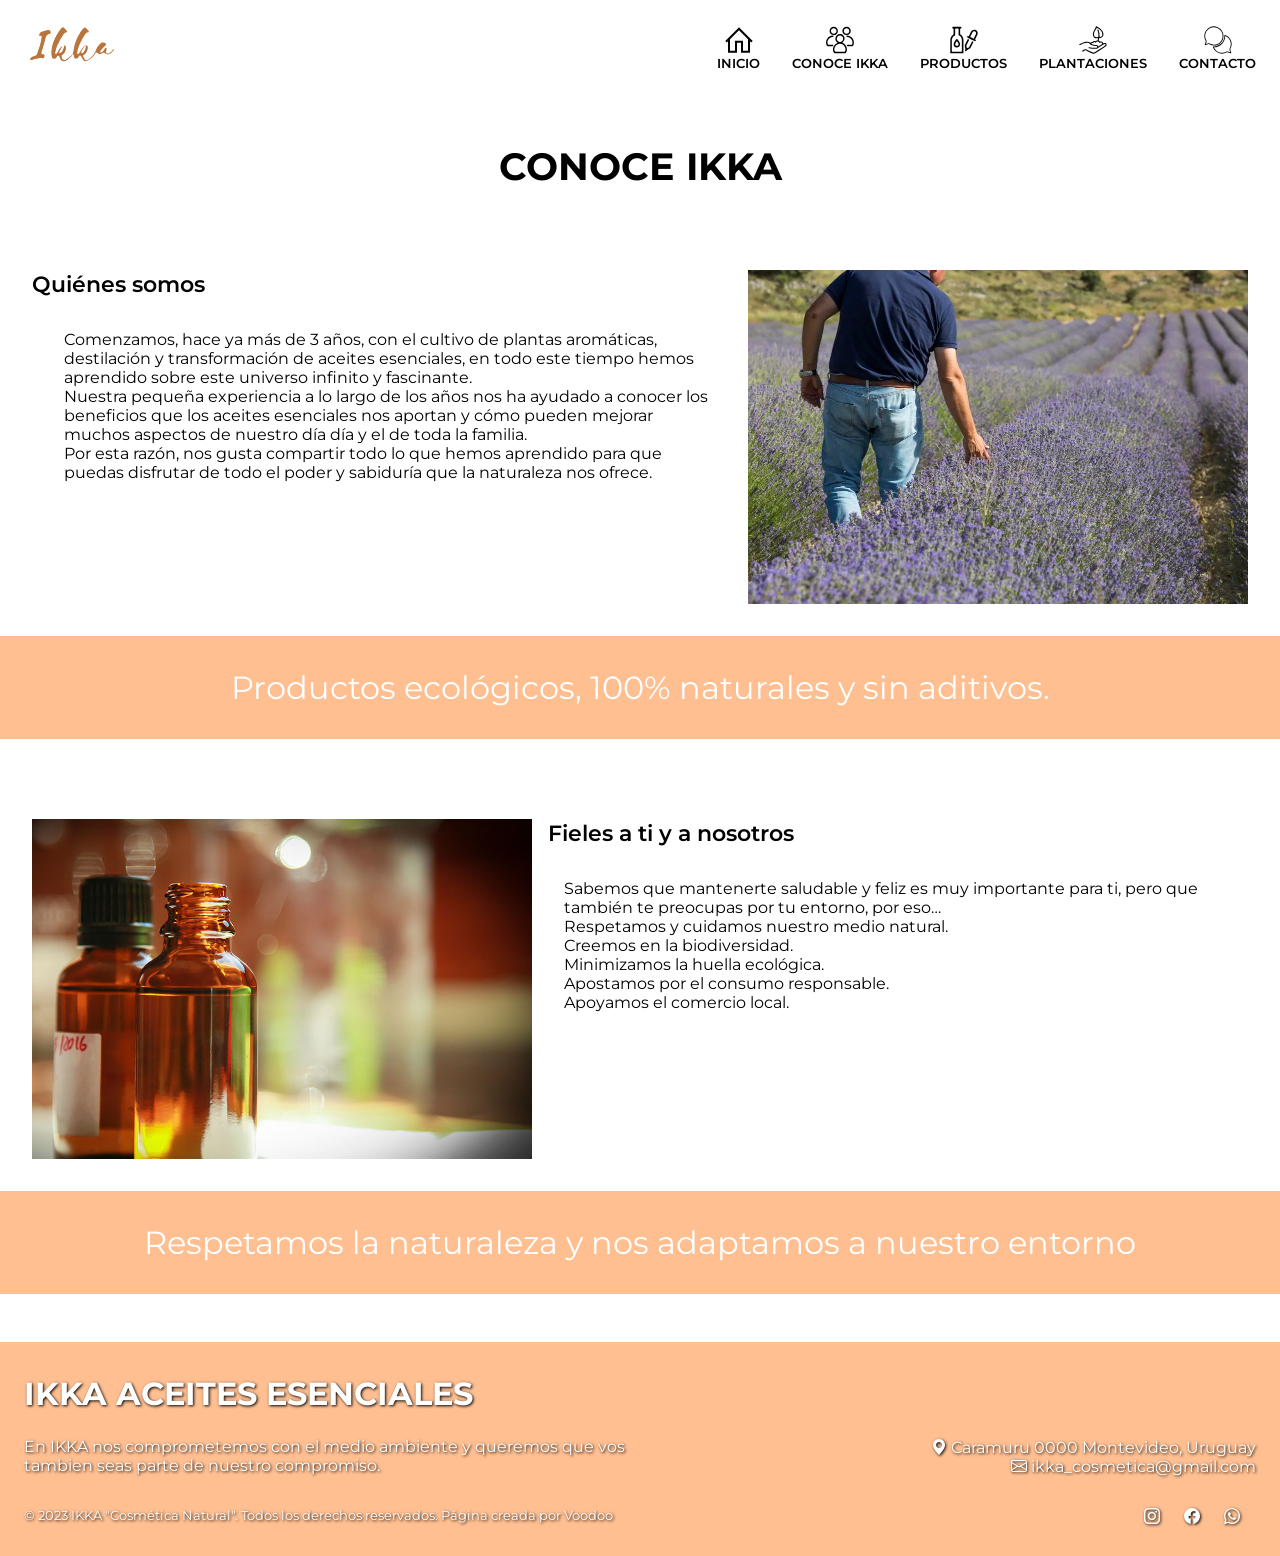
<file: pages/conoce-ikka.html>
<html lang="en">
<head>
    <meta charset="UTF-8">
    <meta name="viewport" content="width=device-width, initial-scale=1.0">
    <title>Conoce IKKA - IKKA </title>
    <link rel="shortcut icon" href="../asset/img/Logo Ikka.svg" type="image/x-icon">
    <meta name="description" content="Conoce quienes somos y visita nuestra granja de producción">
    <meta name="keywords" content="aceites, esenciales, lavanda, aloe, sensible, piel, cuidado, familia, ecologicos, productores">
    <meta name="author" content="Diego Fernández">
    <meta name="copyright" content="IKKA S.A">

    
    <meta property="og:title" content="IKKA">
    <meta property="og:site_name" content= "IKKA - Aceites Esenciales">
    <meta property="og:url" content="https://diego-coder-22.github.io/ikka-43055/pages/conoce-ikka.html">
    <meta property="og:description" content="Visitá nuestra granja Ecológica. Conocer nuestra historia tambien nos acerca un poco a conectar mas con nuestros clientes".>
    <meta property="og:type" content=website>
    <meta property="og:image" content="https://images.unsplash.com/photo-1474692321929-4d0c27302b7e?ixlib=rb-4.0.3&ixid=M3wxMjA3fDB8MHxzZWFyY2h8MTd8fGFjZWl0ZXMlMjBlc2VuY2lhbGVzfGVufDB8fDB8fHww&auto=format&fit=crop&w=500&q=60">
    <link rel="stylesheet" href="../scss/estilo.css">
</head>
<body>
    <header class="header">
        <div>
            <a href="../index.html"><img class="logo" src="../asset/img/Logo Ikka.svg" alt="logo"></a>
        </div>
        <nav class="class-menu">
            <input type="checkbox" id="check">    
            <label for="check" class="checkbtn">
                <i class="menu-icon"><img src="../asset/img/menú-burger.svg" alt="Menu-Burger"></i>
            </label>
            <ul class="menu-list">
                <li class="menu-item">
                    <a href="../index.html"><img class="logo-li" src="../asset/img/home.svg" alt="home">INICIO</a></li>
                <li class="menu-item">
                    <a href="#"><img class="logo-li" src="../asset/img/about-us.svg" alt="conoce-ikka"> CONOCE IKKA</a></li>
                <li class="menu-item">
                    <a href="./productos.html"><img class="logo-li" src="../asset/img/productos.svg" alt="productos">PRODUCTOS</a></li>
                <li class="menu-item">
                    <a href="./plantaciones.html"><img class="logo-li" src="../asset/img/plantacion.svg" alt="plantaciones">PLANTACIONES</a></li>
                <li class="menu-item">
                    <a href="./contacto.html"><img class="logo-li" src="../asset/img/contacto.svg" alt="contacto">CONTACTO</a></li>
            </ul>
        </nav>
    </header>
    <main>
        <div class="about-top">
            <h2>CONOCE IKKA</h2>
        </div>
        <section class="about-us">
            <div>
                <h3>Quiénes somos</h3>
                <p>Comenzamos, hace ya más de 3 años, con el cultivo de plantas aromáticas, destilación y transformación de aceites esenciales, en todo este tiempo hemos aprendido sobre este universo infinito y fascinante. <br>
Nuestra pequeña experiencia a lo largo de los años nos ha ayudado a conocer los beneficios que los aceites esenciales nos aportan y cómo pueden mejorar muchos aspectos de nuestro día día y el de toda la familia. <br>
Por esta razón, nos gusta compartir todo lo que hemos aprendido para que puedas disfrutar de todo el poder y sabiduría que la naturaleza nos ofrece.</p>
            </div>
            <div>
                <img class="quienes-somos-img" src="../asset/img/about us.jpg" alt="quienes somos">
            </div>
        </section>
        <section>
            <div class="main-bootom">
            <p>Productos ecológicos, 100% naturales y sin aditivos.</p>
            </div>
        </section>
        <section class="nosotros">
            <div>
                <img class="nosotros-img" src="../asset/img/NOSOTROS5.jpg" alt="nosotros">
            </div>
            <div>
                <h3>Fieles a ti y a nosotros</h3>
                <p>Sabemos que mantenerte saludable y feliz es muy importante para ti, pero que también te preocupas por tu entorno, por eso… <br> Respetamos y cuidamos nuestro medio natural. <br> Creemos en la biodiversidad. <br> Minimizamos la huella ecológica. <br> Apostamos por el consumo responsable. <br> Apoyamos el comercio local.</p>
            </div>
        </section>
        <section>
            <div class="main-bootom">
                <p>Respetamos la naturaleza y nos adaptamos a nuestro entorno</p>
            </div>
        </section>
    </main>
    <footer>
        <div class="footer">
            <div class="footer-top">
                <div>
                    <h4>IKKA ACEITES ESENCIALES</h4>
                    <p>En IKKA nos comprometemos con el medio ambiente y queremos que vos tambien seas parte de nuestro compromiso.</p>
                </div>
                <div class="adress">
                    <p><a href="https://www.google.es/maps/place/50000+Salto,+Departamento+de+Salto,+Uruguay/@-31.3905751,-57.9798871,13z/data=!3m1!4b1!4m6!3m5!1s0x95addd27e22982a9:0x68fc0fac8ca73bc7!8m2!3d-31.3879469!4d-57.961187!16zL20vMDZ4azg5?entry=ttu" target="_blank"><i class="bi bi-geo-alt-fill"></i></a> Caramuru 0000 Montevideo, Uruguay</p>
                    <p><a href="https://mail.google.com/mail/u/0/#inbox?compose=CllgCJZXhnWjxBjjBcmdzlWhxwNGSKFhwtbKPXbWKdpFPSXcggbGnSBKJlQkbRbHgpmcfGHNWrL" target="_blank"><i class="bi bi-envelope"></i></a> ikka_cosmetica@gmail.com</p>
                </div>
            </div>
            <div class="footer-bottom">
                <p>© 2023 IKKA "Cosmética Natural". Todos los derechos reservados. <a href="../pages/error404.html" target="_blank"> Página creada por Voodoo</a></p>
                <div class="icons">
                    <a href="https://www.instagram.com/" target="_blank"><i class="bi bi-instagram"></i></a>
                    <a href="https://www.facebook.com/" target="_blank"><i class="bi bi-facebook"></i></a>
                    <a href="https://web.whatsapp.com/" target="_blank"><i class="bi bi-whatsapp"></i></a>
                </div>
            </div>
        </div>
    </footer>
</body>
</file>
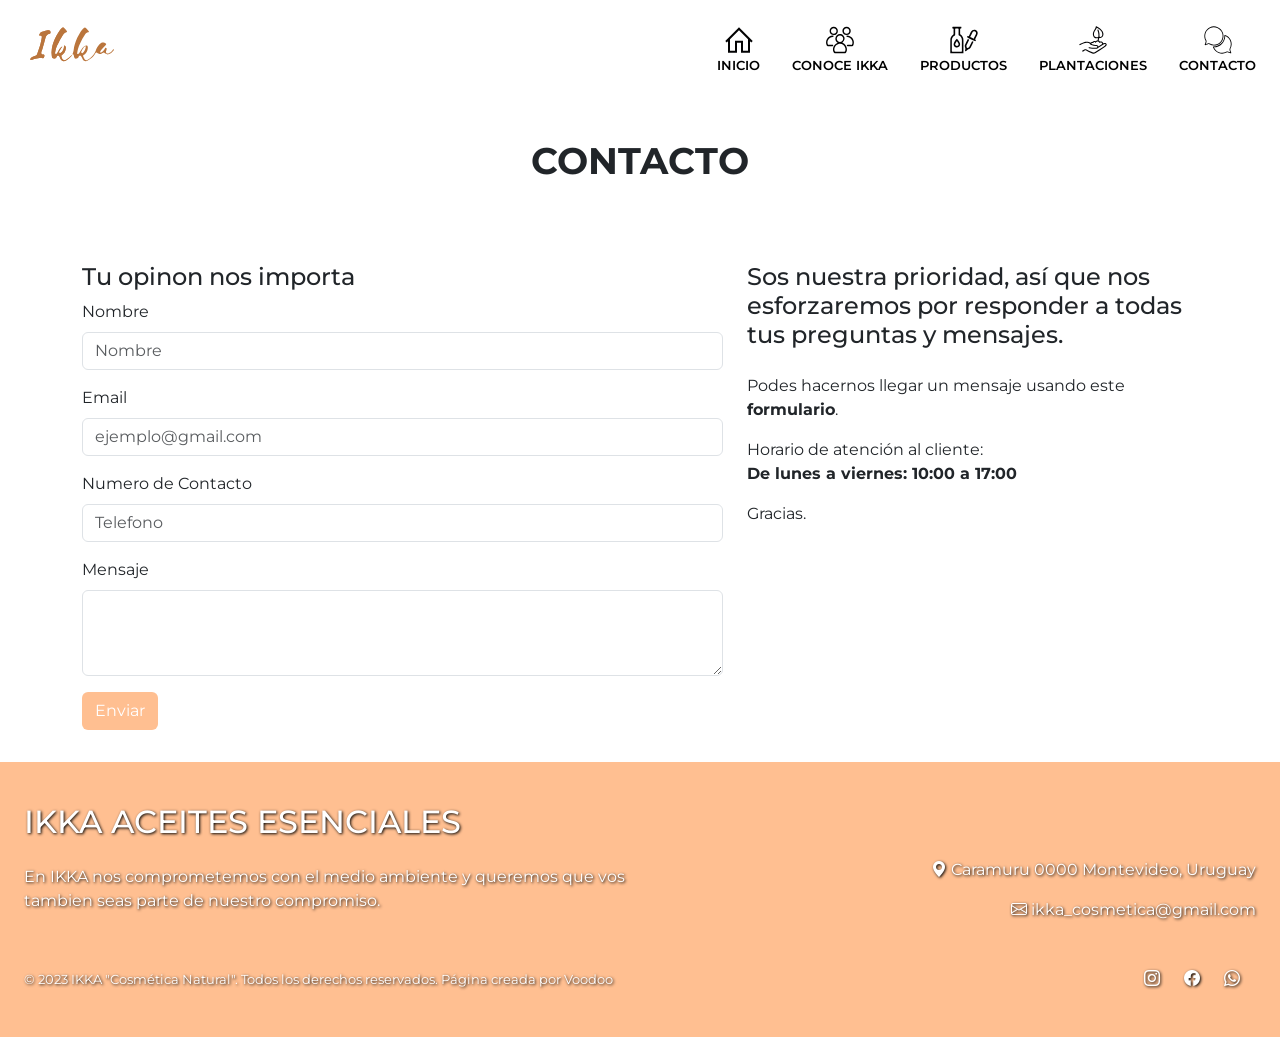
<file: pages/contacto.html>
<html lang="en">
<head>
    <meta charset="UTF-8">
    <meta name="viewport" content="width=device-width, initial-scale=1.0">
    <title>Contacto - IKKA </title>
    <link rel="shortcut icon" href="../asset/img/Logo Ikka.svg" type="image/x-icon">
    <meta name="description" content="Tu opinion nos importa, dejanos un mensaje o llamanos">
    <meta name="keywords" content="aceites, esenciales, lavanda, aloe, sensible, piel, cuidado, familia">
    <meta name="author" content="Diego Fernández">
    <meta name="copyright" content="IKKA S.A">

    
    <meta property="og:title" content="IKKA">
    <meta property="og:site_name" content="IKKA - Aceites Esenciales">
    <meta property="og:url" content="https://diego-coder-22.github.io/ikka-43055/pages/contacto.html">
    <meta property="og:description" content="Ikka tu opinión nos importa y es por ello que queremos saber que tienes para decirnos.">
    <meta property="og:type" content=website>
    <meta property="og:image" content="https://images.unsplash.com/photo-1486312338219-ce68d2c6f44d?ixlib=rb-4.0.3&ixid=M3wxMjA3fDB8MHxzZWFyY2h8MjN8fGNvbmVjdHxlbnwwfHwwfHx8MA%3D%3D&auto=format&fit=crop&w=500&q=60">
    <link href="https://cdn.jsdelivr.net/npm/bootstrap@5.3.1/dist/css/bootstrap.min.css" rel="stylesheet" integrity="sha384-4bw+/aepP/YC94hEpVNVgiZdgIC5+VKNBQNGCHeKRQN+PtmoHDEXuppvnDJzQIu9" crossorigin="anonymous">
    <link rel="stylesheet" href="../scss/estilo.css">
</head>
<body>
    <header class="header">
        <div>
            <a href="../index.html"><img class="logo" src="../asset/img/Logo Ikka.svg" alt="logo"></a>
        </div>
        <nav class="class-menu">
            <input type="checkbox" id="check">    
            <label for="check" class="checkbtn">
                <i class="menu-icon"><img src="../asset/img/menú-burger.svg" alt="Menu-Burger"></i>
            </label>
            <ul class="menu-list">
                <li class="menu-item">
                    <a href="../index.html"><img class="logo-li" src="../asset/img/home.svg" alt="home">INICIO</a></li>
                <li class="menu-item">
                    <a href="./conoce-ikka.html"><img class="logo-li" src="../asset/img/about-us.svg" alt="conoce-ikka"> CONOCE IKKA</a></li>
                <li class="menu-item">
                    <a href="./productos.html"><img class="logo-li" src="../asset/img/productos.svg" alt="productos">PRODUCTOS</a></li>
                <li class="menu-item">
                    <a href="./plantaciones.html"><img class="logo-li" src="../asset/img/plantacion.svg" alt="plantaciones">PLANTACIONES</a></li>
                <li class="menu-item">
                    <a href="#"><img class="logo-li" src="../asset/img/contacto.svg" alt="contacto">CONTACTO</a></li>
            </ul>
        </nav>
    </header>
    <main>
        <div class="contacto-top">
            <h2>CONTACTO</h2>
        </div>
        <section class="contacto">
            <div class="container">
                <div class="row">
                    <div class="col-md-7">
                        <h4>Tu opinon nos importa</h4>
                        <div class="mb-3">
                            <label for="formGroupExampleInput" class="form-label">Nombre</label>
                            <input type="text" class="form-control" id="formGroupExampleInput" placeholder="Nombre">
                        </div>
                        <div class="mb-3">
                            <label for="formGroupExampleInput2" class="form-label">Email</label>
                            <input type="text" class="form-control" id="formGroupExampleInput2" placeholder="ejemplo@gmail.com">
                        </div>
                        <div class="mb-3">
                            <label for="formGroupExampleInput2" class="form-label">Numero de Contacto</label>
                            <input type="text" class="form-control" id="formGroupExampleInput2" placeholder="Telefono">
                        </div>
                        <div class="mb-3">
                            <label for="exampleFormControlTextarea1" class="form-label">Mensaje</label>
                            <textarea class="form-control" id="exampleFormControlTextarea1" rows="3"></textarea>
                        </div>
                        <a href="../pages/error404.html" class="btn">Enviar</a>
                    </div>
                    <div class="col-md-5 ">
                        <h4>Sos nuestra prioridad, así que nos esforzaremos por responder a todas tus preguntas y mensajes.</h4>
                        <div class="mt-4">
                            <div class="d-flex">
                                <p >Podes hacernos llegar un mensaje usando este <strong>formulario</strong>.</p>
                            </div>
                        <div class="d-flex">
                            <p>Horario de atención al cliente: <br>
                                <strong>De lunes a viernes: 10:00 a 17:00</strong></p>
                        </div>
                        <div class="d-flex">
                            <p>Gracias.</p>
                        </div>
                    </div>
                </div>
            </div>
        </section>
    <footer>
            <div class="footer">
                <div class="footer-top">
                    <div>
                        <h4>IKKA ACEITES ESENCIALES</h4>
                        <p>En IKKA nos comprometemos con el medio ambiente y queremos que vos tambien seas parte de nuestro compromiso.</p>
                    </div>
                    <div class="adress">
                        <p><a href="https://www.google.es/maps/place/50000+Salto,+Departamento+de+Salto,+Uruguay/@-31.3905751,-57.9798871,13z/data=!3m1!4b1!4m6!3m5!1s0x95addd27e22982a9:0x68fc0fac8ca73bc7!8m2!3d-31.3879469!4d-57.961187!16zL20vMDZ4azg5?entry=ttu" target="_blank"><i class="bi bi-geo-alt-fill"></i></a> Caramuru 0000 Montevideo, Uruguay</p>
                        <p><a href="https://mail.google.com/mail/u/0/#inbox?compose=CllgCJZXhnWjxBjjBcmdzlWhxwNGSKFhwtbKPXbWKdpFPSXcggbGnSBKJlQkbRbHgpmcfGHNWrL" target="_blank"><i class="bi bi-envelope"></i></a> ikka_cosmetica@gmail.com</p>
                    </div>
                </div>
                <div class="footer-bottom">
                    <p>© 2023 IKKA "Cosmética Natural". Todos los derechos reservados. <a href="../pages/error404.html" target="_blank"> Página creada por Voodoo</a></p>
                    <div class="icons">
                        <a href="https://www.instagram.com/" target="_blank"><i class="bi bi-instagram"></i></a>
                        <a href="https://www.facebook.com/" target="_blank"><i class="bi bi-facebook"></i></a>
                        <a href="https://web.whatsapp.com/" target="_blank"><i class="bi bi-whatsapp"></i></a>
                    </div>
                </div>
            </div>
    </footer>
</body>
</file>
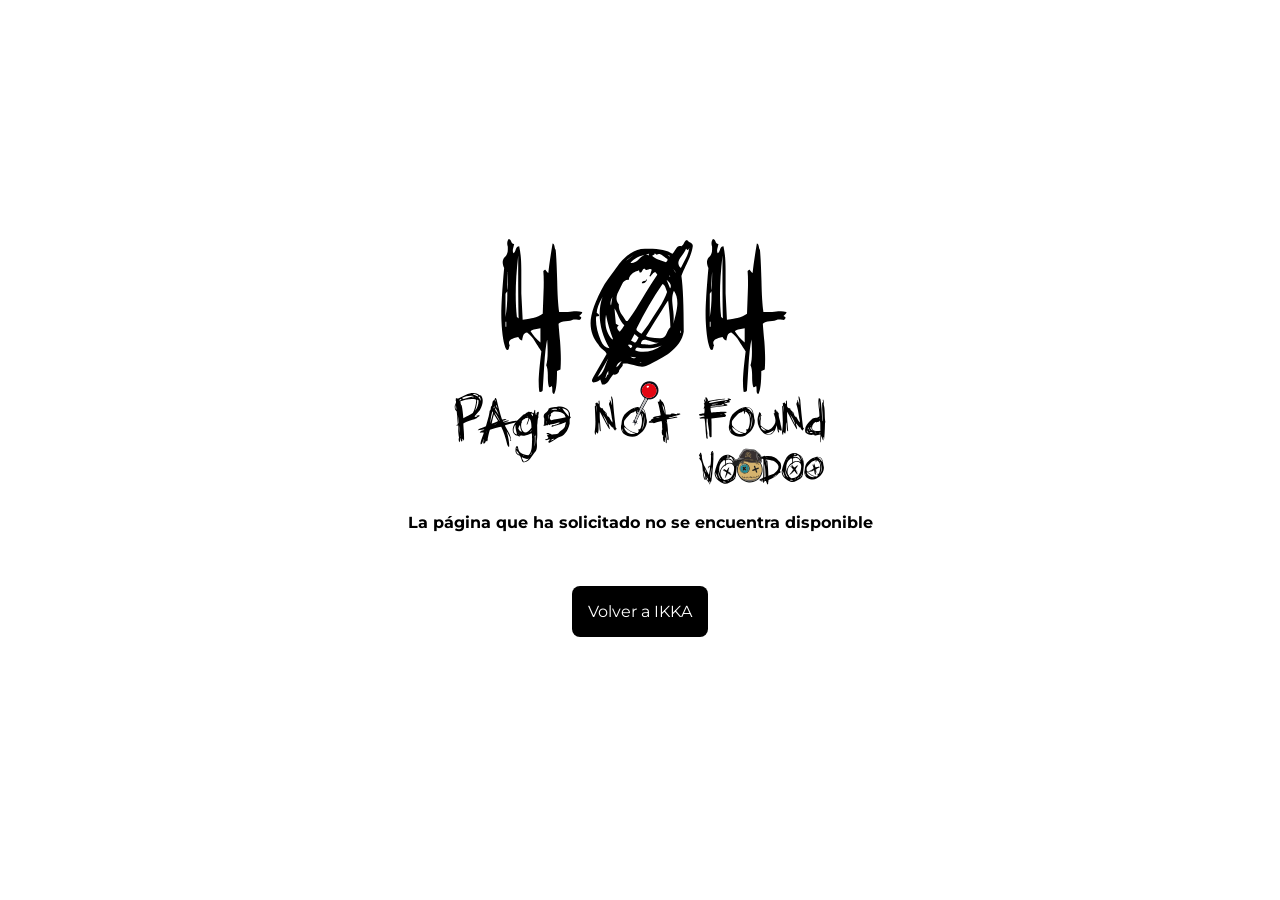
<file: pages/error404.html>
<!DOCTYPE html>
<html lang="en">

<head>
    <meta charset="UTF-8">
    <meta name="viewport" content="width=device-width, initial-scale=1.0">
    <title>Document</title>
    <link rel="stylesheet" href="../scss/estilo.css">
    <link rel="preconnect" href="https://fonts.googleapis.com">
    <link rel="preconnect" href="https://fonts.gstatic.com" crossorigin>
    <link href="https://fonts.googleapis.com/css2?family=Open+Sans:wght@400;600&display=swap" rel="stylesheet">
</head>
<body class="body-404">
    <div class="container-404">
        <img class="img-404" src="../asset/img/404.svg" alt="error-404">
        <h1>La página que ha solicitado no se encuentra disponible</h1>
        <a href="../index.html"class="btn-404">Volver a IKKA</a>
    </div>
    </div>
</body>
</html>
</file>
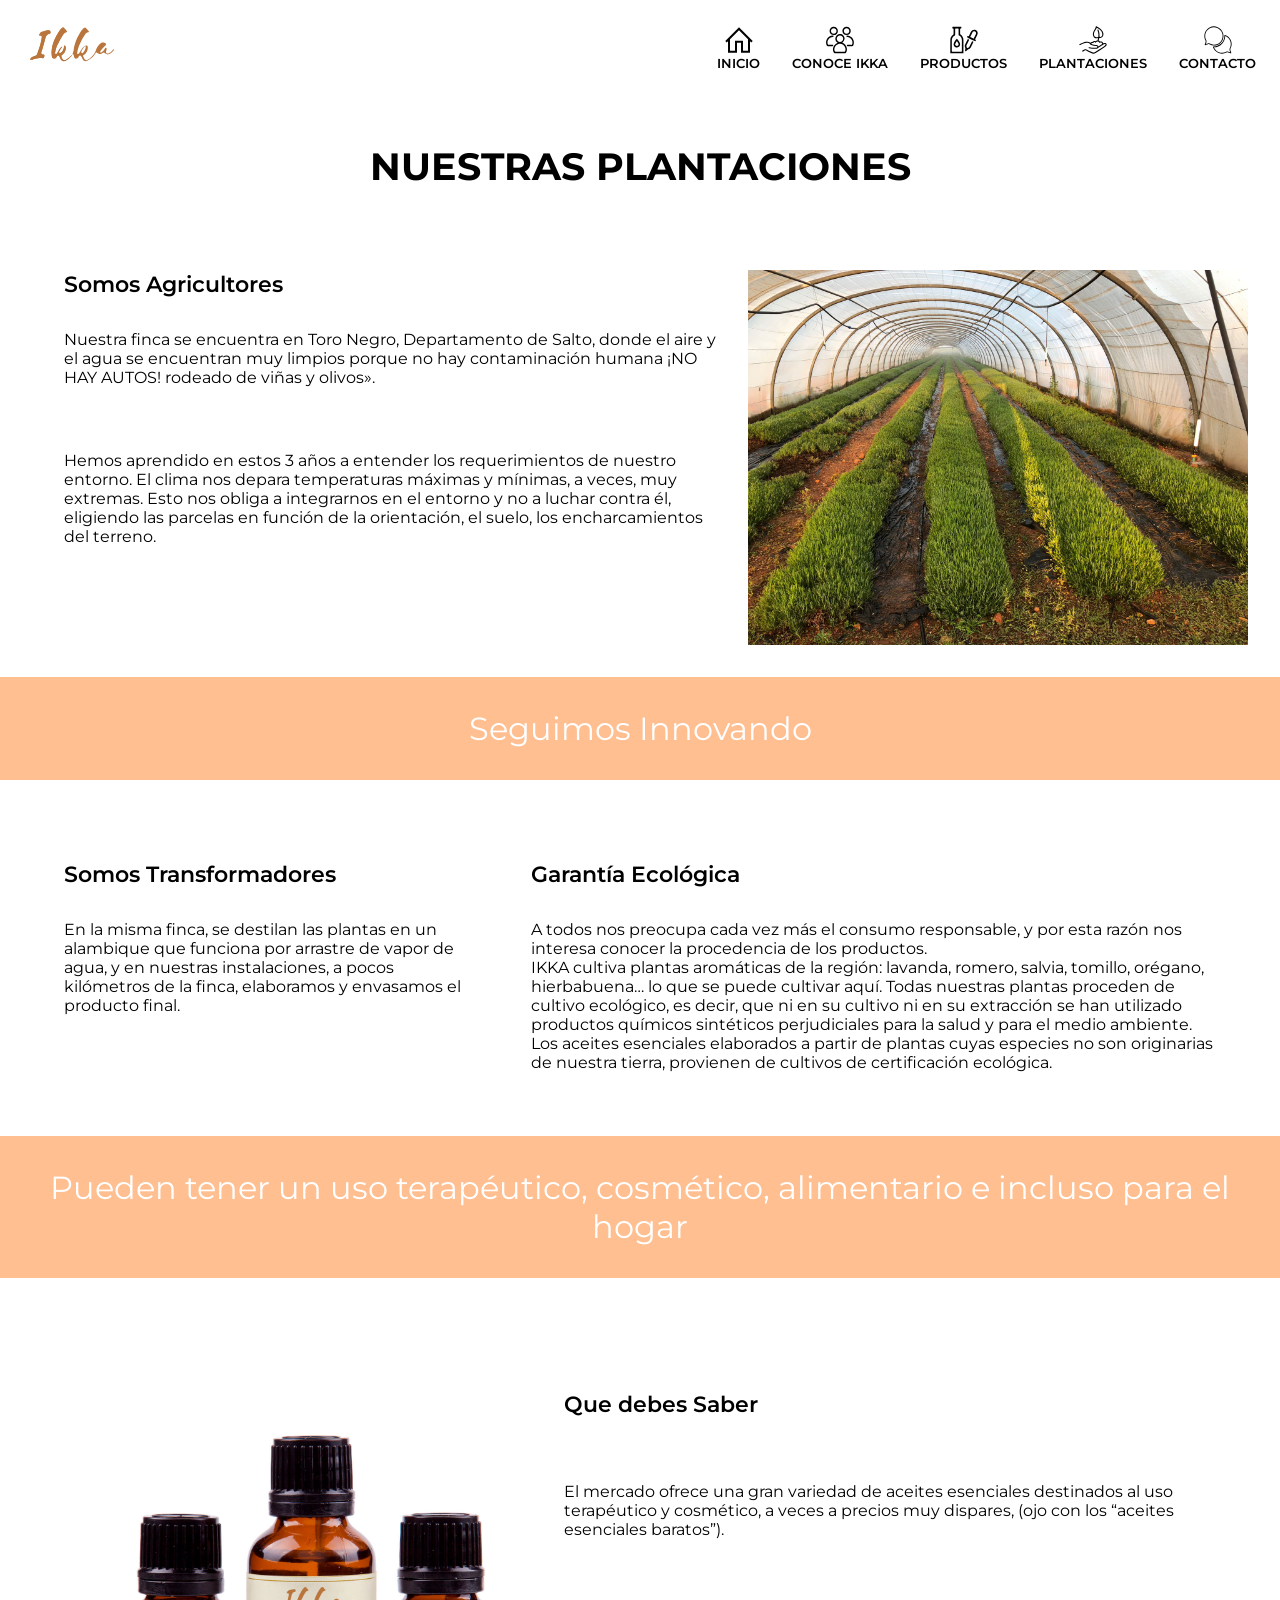
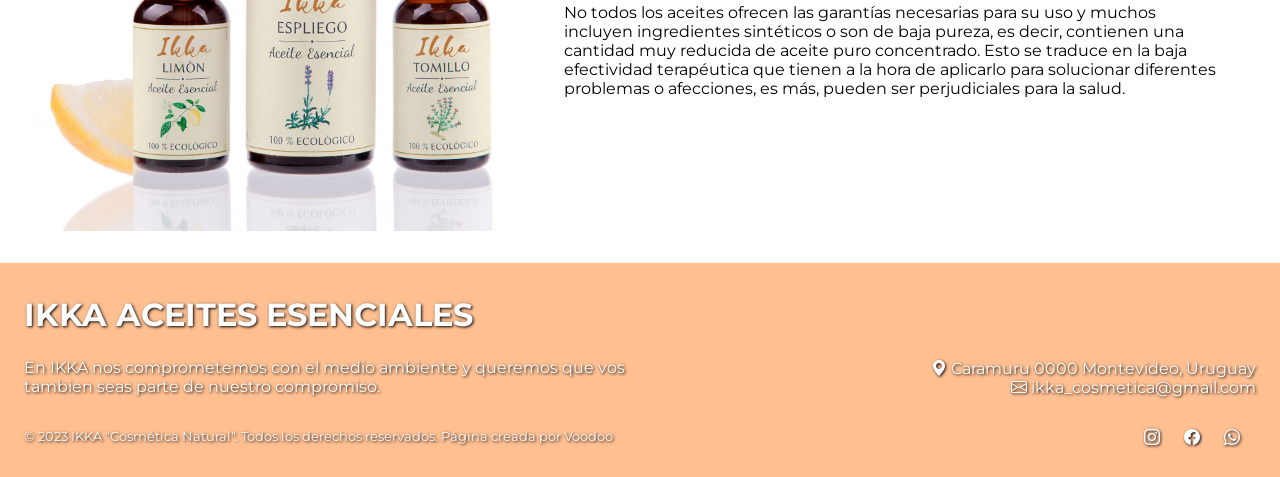
<file: pages/plantaciones.html>
<html lang="en">
<head>
    <meta charset="UTF-8">
    <meta name="viewport" content="width=device-width, initial-scale=1.0">
    <title>Plantaciones - IKKA </title>
    <link rel="shortcut icon" href="../asset/img/Logo Ikka.svg" type="image/x-icon">
    <meta name="description" content="Somos productores Ecologicos, cuidamos tu piel y tambien el Medio Ambiente">
    <meta name="keywords" content="aceites, esenciales, lavanda, aloe, sensible, piel, cuidado, familia, productores, ecologicos">
    <meta name="author" content="Diego Fernández">
    <meta name="copyright" content="IKKA S.A">
    
    <meta property="og:title" content="IKKA">
    <meta property="og:site_name" content="IKKA - Aceites Esenciales">
    <meta property="og:url" content="https://diego-coder-22.github.io/ikka-43055/pages/plantaciones.ht">
    <meta property="og:description" content="Somos Productores Ecológicos. Nos encanta cuidar el medio ambiente, nuestros ingredientes son de elaboración propia en nuestros campos 100% libre de quimicos y contaminación">
    <meta property="og:type" content=website>
    <meta property="og:image" content="https://images.unsplash.com/photo-1600759487717-62bbb608106e?ixlib=rb-4.0.3&ixid=M3wxMjA3fDB8MHxzZWFyY2h8OXx8bGF2YW5kYXxlbnwwfHwwfHx8MA%3D%3D&auto=format&fit=crop&w=500&q=60">
    <link rel="stylesheet" href="../scss/estilo.css">
</head>
<body>
    <header class="header">
        <div>
            <a href="../index.html"><img class="logo" src="../asset/img/Logo Ikka.svg" alt="logo"></a>
        </div>
        <nav class="class-menu">
            <input type="checkbox" id="check">    
            <label for="check" class="checkbtn">
                <i class="menu-icon"><img src="../asset/img/menú-burger.svg" alt="Menu-Burger"></i>
            </label>
            <ul class="menu-list">
                <li class="menu-item">
                    <a href="../index.html"><img class="logo-li" src="../asset/img/home.svg" alt="home">INICIO</a></li>
                <li class="menu-item">
                    <a href="./conoce-ikka.html"><img class="logo-li" src="../asset/img/about-us.svg" alt="conoce-ikka"> CONOCE IKKA</a></li>
                <li class="menu-item">
                    <a href="./productos.html"><img class="logo-li" src="../asset/img/productos.svg" alt="productos">PRODUCTOS</a></li>
                <li class="menu-item">
                    <a href="#"><img class="logo-li" src="../asset/img/plantacion.svg" alt="plantaciones">PLANTACIONES</a></li>
                <li class="menu-item">
                    <a href="./contacto.html"><img class="logo-li" src="../asset/img/contacto.svg" alt="contacto">CONTACTO</a></li>
            </ul>
        </nav>
    </header>
    <main>
        <div class="plantaciones-top">
            <h2>NUESTRAS PLANTACIONES</h2>
        </div>
        <section class="plantaciones">
            <div>
                <h3>Somos Agricultores</h3>
                <p>Nuestra finca se encuentra en Toro Negro, Departamento de Salto, donde el aire y el agua se encuentran muy limpios porque no hay contaminación humana ¡NO HAY AUTOS! rodeado de viñas y olivos».</p>
                <p>Hemos aprendido en estos 3 años a entender los requerimientos de nuestro entorno. El clima nos depara temperaturas máximas y mínimas, a veces, muy extremas. Esto nos obliga a integrarnos en el entorno y no a luchar contra él, eligiendo las parcelas en función de la orientación, el suelo, los encharcamientos del terreno.</p>
            </div>
            <div>
                <img class="plantaciones-img" src="../asset/img/plantacion.jpg" alt="plantacion">
            </div>
        </section>
        <section>
            <div class="main-bootom">
            <p>Seguimos Innovando</p>
            </div>
        </section>
        <section class="plantaciones">
            <div >
                <h4>Somos Transformadores</h4>
                <p>En la misma finca, se destilan las plantas en un alambique que funciona por arrastre de vapor de agua, y en nuestras instalaciones, a pocos kilómetros de la finca, elaboramos y envasamos el producto final.</p>
            </div>
            <div>
                <h5>Garantía Ecológica</h5>
                <p>A todos nos preocupa cada vez más el consumo responsable, y por esta razón nos interesa conocer la procedencia de los productos. <br>
                    IKKA cultiva plantas aromáticas de la región: lavanda, romero, salvia, tomillo, orégano, hierbabuena… lo que se puede cultivar aquí.  Todas nuestras plantas proceden de cultivo ecológico, es decir, que ni en su cultivo ni en su extracción se han utilizado productos químicos sintéticos perjudiciales para la salud y para el medio ambiente. <br>
                    Los aceites esenciales elaborados a partir de plantas cuyas especies no son originarias de nuestra tierra, provienen de cultivos de certificación ecológica.</p>
            </div>
        </section>
        <section>
            <div class="main-bootom">
            <p>Pueden tener un uso terapéutico, cosmético, alimentario e incluso para el hogar</p>
            </div>
        </section>
        <section class="plantaciones-bottom">
            <div>
                <img class="aceite-escencial-img" src="../asset/img/aceite-esencial-1.jpg" alt="aceite esencial">
            </div>
            <div class="plantaciones-botom-text">
                <h6>Que debes Saber</h6>
                <p>El mercado ofrece una gran variedad de aceites esenciales destinados al uso terapéutico y cosmético, a veces a  precios muy dispares, (ojo con los “aceites esenciales baratos”).</p>
                <p>No todos los aceites ofrecen las garantías necesarias para su uso y muchos incluyen ingredientes sintéticos o son de baja pureza, es decir, contienen una cantidad muy reducida de aceite puro concentrado. Esto se traduce en la baja efectividad terapéutica  que tienen a la hora de aplicarlo para solucionar diferentes problemas o afecciones, es más, pueden ser perjudiciales para la salud.</p>
            </div>
        </section>
    </main>
    <footer>
        <div class="footer">
            <div class="footer-top">
                <div>
                    <h4>IKKA ACEITES ESENCIALES</h4>
                    <p>En IKKA nos comprometemos con el medio ambiente y queremos que vos tambien seas parte de nuestro compromiso.</p>
                </div>
                <div class="adress">
                    <p><a href="https://www.google.es/maps/place/50000+Salto,+Departamento+de+Salto,+Uruguay/@-31.3905751,-57.9798871,13z/data=!3m1!4b1!4m6!3m5!1s0x95addd27e22982a9:0x68fc0fac8ca73bc7!8m2!3d-31.3879469!4d-57.961187!16zL20vMDZ4azg5?entry=ttu" target="_blank"><i class="bi bi-geo-alt-fill"></i></a> Caramuru 0000 Montevideo, Uruguay</p>
                    <p><a href="https://mail.google.com/mail/u/0/#inbox?compose=CllgCJZXhnWjxBjjBcmdzlWhxwNGSKFhwtbKPXbWKdpFPSXcggbGnSBKJlQkbRbHgpmcfGHNWrL" target="_blank"><i class="bi bi-envelope"></i></a> ikka_cosmetica@gmail.com</p>
                </div>
            </div>
            <div class="footer-bottom">
                <p>© 2023 IKKA "Cosmética Natural". Todos los derechos reservados. <a href="../pages/error404.html" target="_blank"> Página creada por Voodoo</a></p>
                <div class="icons">
                    <a href="https://www.instagram.com/" target="_blank"><i class="bi bi-instagram"></i></a>
                    <a href="https://www.facebook.com/" target="_blank"><i class="bi bi-facebook"></i></a>
                    <a href="https://web.whatsapp.com/" target="_blank"><i class="bi bi-whatsapp"></i></a>
                </div>
            </div>
        </div>
    </footer>
</body>
</file>
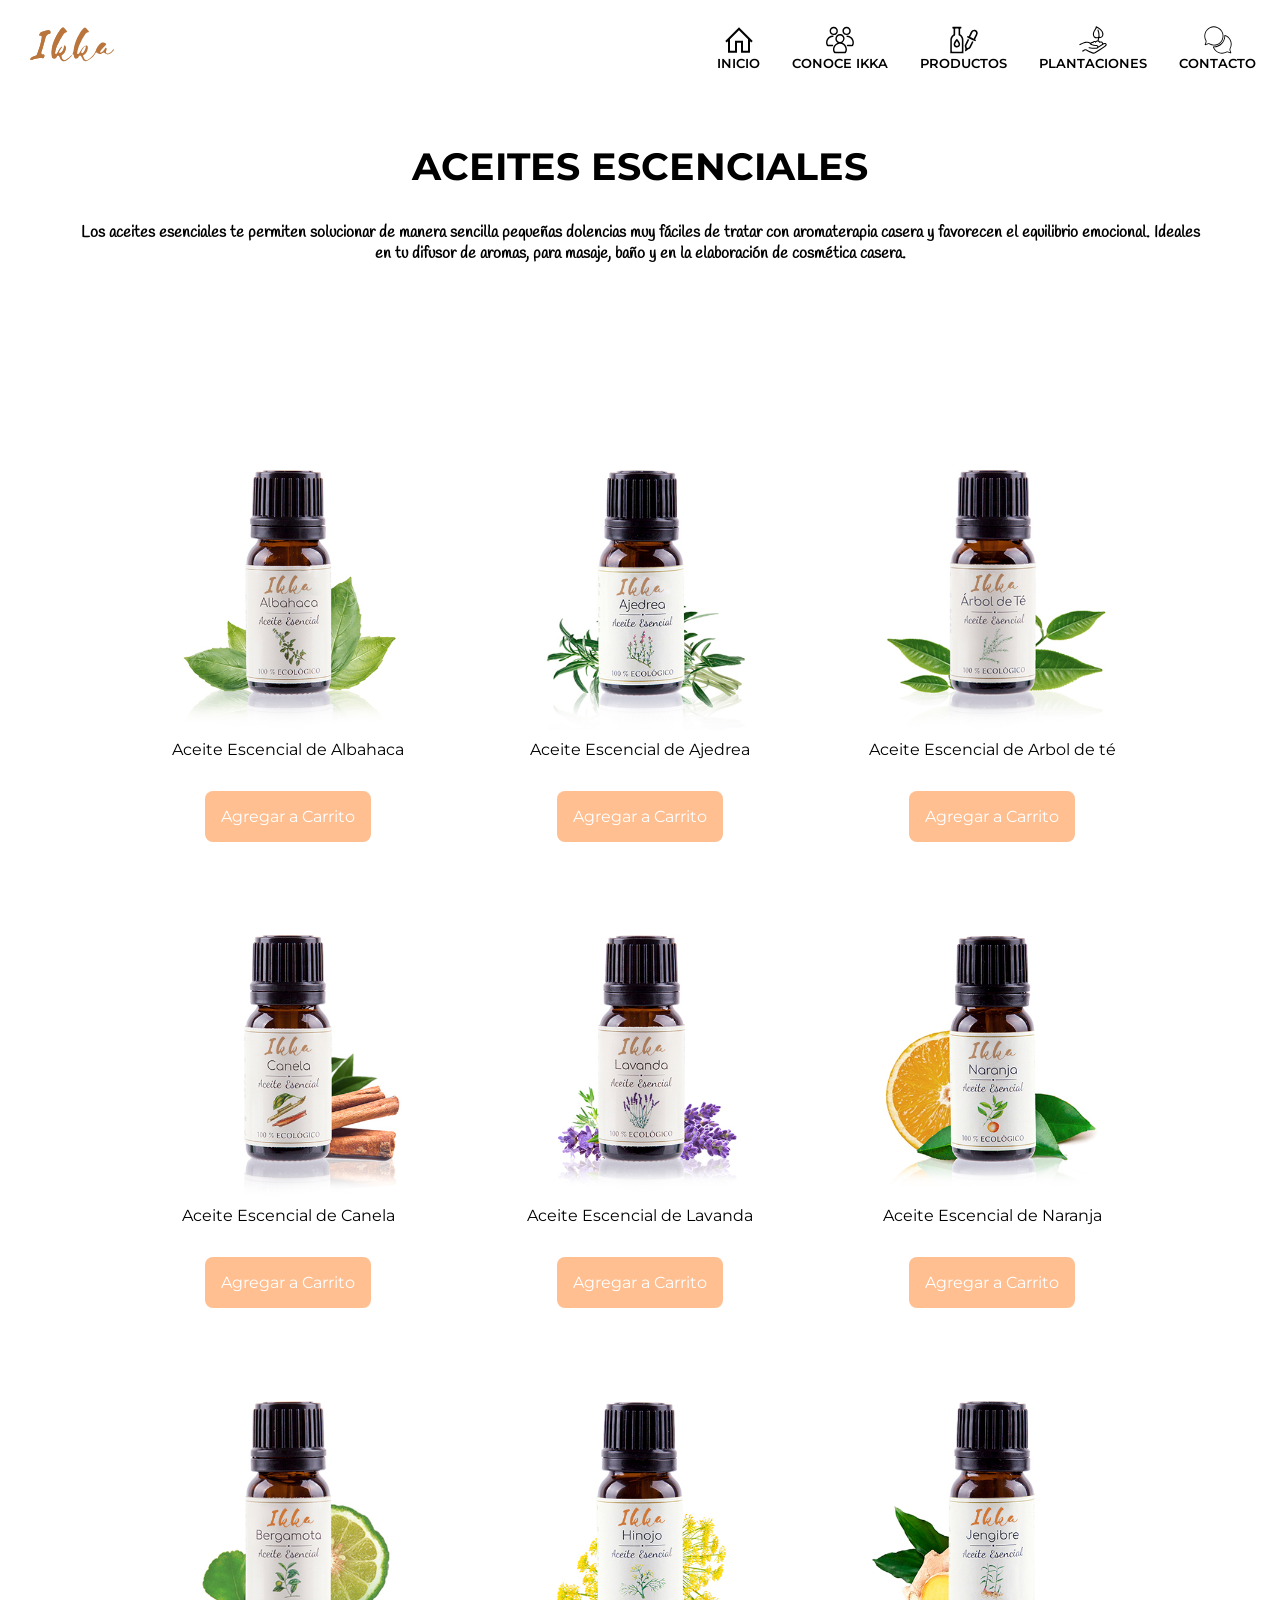
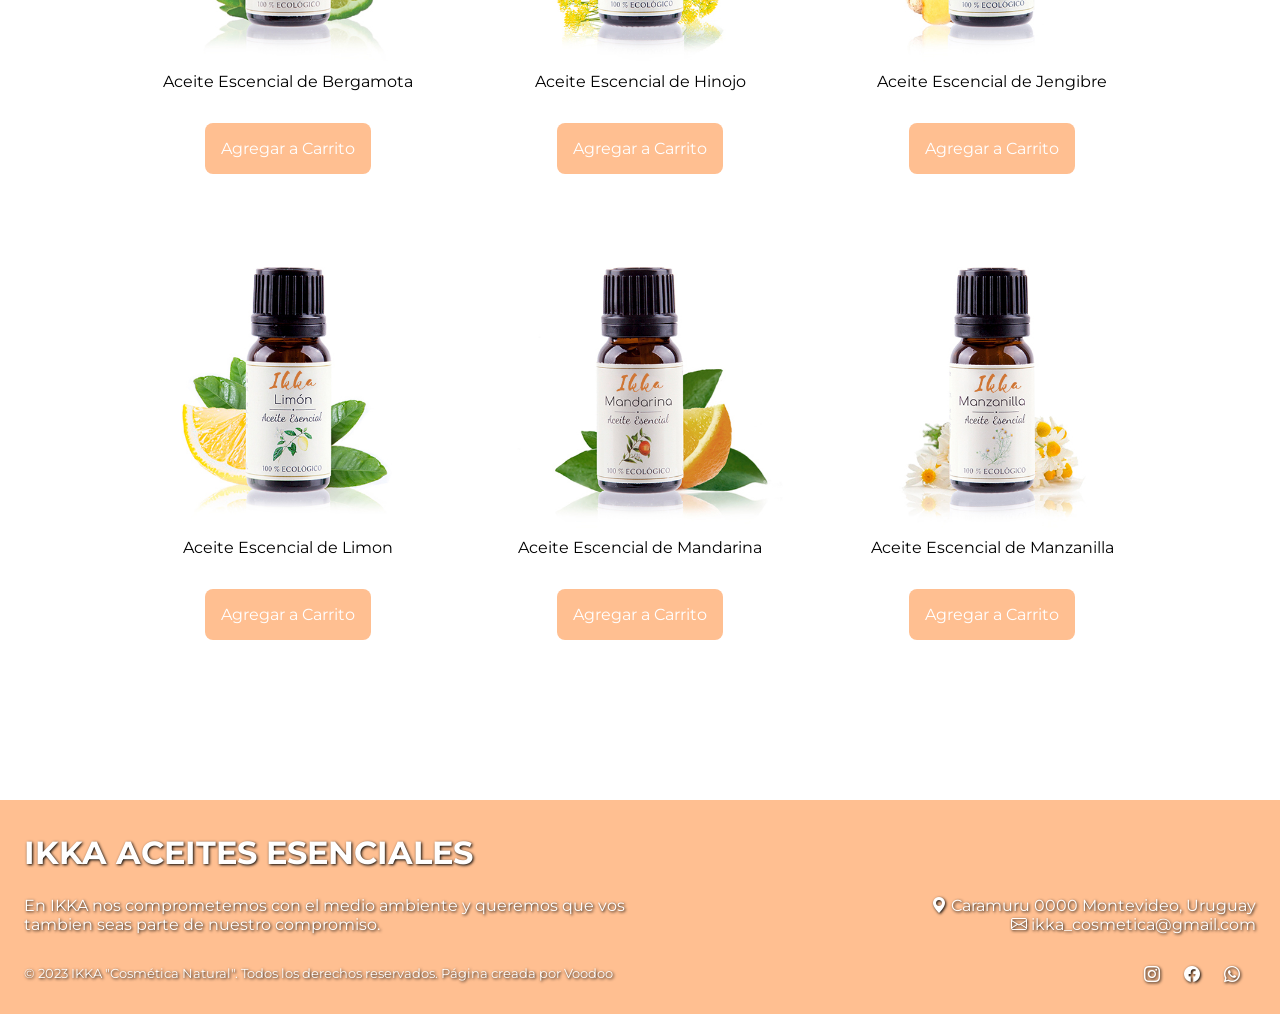
<file: pages/productos.html>
<html lang="en">
<head>
    <meta charset="UTF-8">
    <meta name="viewport" content="width=device-width, initial-scale=1.0">
    <title>Productos - IKKA </title>
    <link rel="shortcut icon" href="../asset/img/Logo Ikka.svg" type="image/x-icon">
    <meta name="description" content="Nuestros productos son aptos y elaborados para todo tipo de piel, con certificación ISO">
    <meta name="keywords" content="aceites, esenciales, lavanda, aloe, sensible, piel, cuidado, familia, limon, ecologicos">
    <meta name="author" content="Diego Fernández">
    <meta name="copyright" content="IKKA S.A">

    
    <meta property="og:title" content="IKKA">
    <meta property="og:site_name" content="IKKA - Aceites Esenciales">
    <meta property="og:url" content="https://diego-coder-22.github.io/ikka-43055/pages/productos.html">
    <meta property="og:description" content="Ikka para toda tu familia. Nuestros productos estan elaborados para el cuidado de tu piel y la de tu familia, podras encontrar la linea hombre y ahora tambien para los mas pequeños de nuestro hogar.">
    <meta property="og:type" content=website>
    <meta property="og:image" content="https://b122fe8e0b8ea4d16cb3-8420fc0ce05d0ddef095398ad3e98f10.ssl.cf5.rackcdn.com/bebemob_1.jpg">
    <link rel="stylesheet" href="../scss/estilo.css">
</head>
<body>
    <header class="header">
        <div>
            <a href="../index.html"><img class="logo" src="../asset/img/Logo Ikka.svg" alt="logo"></a>
        </div>
        <nav class="class-menu">
            <input type="checkbox" id="check">    
            <label for="check" class="checkbtn">
                <i class="menu-icon"><img src="../asset/img/menú-burger.svg" alt="Menu-Burger"></i>
            </label>
            <ul class="menu-list">
                <li class="menu-item">
                    <a href="../index.html"><img class="logo-li" src="../asset/img/home.svg" alt="home">INICIO</a></li>
                <li class="menu-item">
                    <a href="./conoce-ikka.html"><img class="logo-li" src="../asset/img/about-us.svg" alt="conoce-ikka"> CONOCE IKKA</a></li>
                <li class="menu-item">
                    <a href="#"><img class="logo-li" src="../asset/img/productos.svg" alt="productos">PRODUCTOS</a></li>
                <li class="menu-item">
                    <a href="./plantaciones.html"><img class="logo-li" src="../asset/img/plantacion.svg" alt="plantaciones">PLANTACIONES</a></li>
                <li class="menu-item">
                    <a href="./contacto.html"><img class="logo-li" src="../asset/img/contacto.svg" alt="contacto">CONTACTO</a></li>
            </ul>
        </nav>
    </header>
    <main>
        <section class="productos-section-top">
            <div class="productos-title">
                <h2>ACEITES ESCENCIALES</h2>
                <p>Los aceites esenciales te permiten solucionar de manera sencilla pequeñas dolencias muy fáciles de tratar con aromaterapia casera y favorecen el equilibrio emocional. Ideales en tu difusor de aromas, para masaje, baño y en la elaboración de cosmética casera.</p>
            </div>
            <div class="productos">
                <div class="producto"> 
                    <img src="../asset/img/Productos/aceite-esencial-albahaca.jpg" alt="aceite-albahaca">
                    <h3>Aceite Escencial de Albahaca</h3>
                    <a href="../pages/error404.html">Agregar a Carrito</a>
                </div>
                <div class="producto"> 
                    <img src="../asset/img/Productos/aceite-esencial-ajedrea.jpg" alt="aceite-ajedrea">
                    <h3>Aceite Escencial de Ajedrea</h3>
                    <a href="../pages/error404.html">Agregar a Carrito</a>
                </div>
                <div class="producto"> 
                    <img src="../asset/img/Productos/aceite-esencial-arbol-de-te.jpg" alt="aceite-arbol-de-te">
                    <h3>Aceite Escencial de Arbol de té</h3>
                    <a href="../pages/error404.html">Agregar a Carrito</a>
                </div>
                <div class="producto"> 
                    <img src="../asset/img/Productos/aceite-esencial-canela.jpg" alt="aceite-canela">
                    <h3>Aceite Escencial de Canela</h3>
                    <a href="../pages/error404.html">Agregar a Carrito</a>
                </div>
                <div class="producto"> 
                    <img src="../asset/img/Productos/aceite-esencial-lavanda-1.jpg" alt="aceite-lavanda">
                    <h3>Aceite Escencial de Lavanda</h3>
                    <a href="../pages/error404.html">Agregar a Carrito</a>
                </div>
                <div class="producto"> 
                    <img src="../asset/img/Productos/aceite-esencial-naranja-1.jpg" alt="aceite-naranjaa">
                    <h3>Aceite Escencial de Naranja</h3>
                    <a href="../pages/error404.html">Agregar a Carrito</a>
                </div>
                <div class="producto"> 
                    <img src="../asset/img/Productos/aceite-esencial-bergamota.jpg" alt="aceite-bergamota">
                    <h3>Aceite Escencial de Bergamota</h3>
                    <a href="#">Agregar a Carrito</a>
                </div>
                <div class="producto"> 
                    <img src="../asset/img/Productos//aceite-esencial-hinojo.jpg" alt="aceite-hinojo">
                    <h3>Aceite Escencial de Hinojo</h3>
                    <a href="../pages/error404.html">Agregar a Carrito</a>
                </div>
                <div class="producto"> 
                    <img src="../asset/img/Productos/aceite-esencial-jengibre-1.jpg" alt="aceite-jengibre">
                    <h3>Aceite Escencial de Jengibre</h3>
                    <a href="../pages/error404.html">Agregar a Carrito</a>
                </div>
                <div class="producto"> 
                    <img src="../asset/img/Productos/aceite-esencial-limon-1.jpg" alt="aceite-limon">
                    <h3>Aceite Escencial de Limon</h3>
                    <a href="../pages/error404.html">Agregar a Carrito</a>
                </div>
                <div class="producto"> 
                    <img src="../asset/img/Productos/aceite-esencial-mandarina-1.jpg" alt="aceite-Mandarina">
                    <h3>Aceite Escencial de Mandarina</h3>
                    <a href="../pages/error404.html">Agregar a Carrito</a>
                </div>
                <div class="producto"> 
                    <img src="../asset/img/Productos/aceite-esencial-manzanilla-1.jpg" alt="aceite-Manzanilla">
                    <h3>Aceite Escencial de Manzanilla</h3>
                    <a href="../pages/error404.html">Agregar a Carrito</a>
                </div>
            </div>
        </section>
    </main>
    <footer>
        <div class="footer">
            <div class="footer-top">
                <div>
                    <h4>IKKA ACEITES ESENCIALES</h4>
                    <p>En IKKA nos comprometemos con el medio ambiente y queremos que vos tambien seas parte de nuestro compromiso.</p>
                </div>
                <div class="adress">
                    <p><a href="https://www.google.es/maps/place/50000+Salto,+Departamento+de+Salto,+Uruguay/@-31.3905751,-57.9798871,13z/data=!3m1!4b1!4m6!3m5!1s0x95addd27e22982a9:0x68fc0fac8ca73bc7!8m2!3d-31.3879469!4d-57.961187!16zL20vMDZ4azg5?entry=ttu" target="_blank"><i class="bi bi-geo-alt-fill"></i></a> Caramuru 0000 Montevideo, Uruguay</p>
                    <p><a href="https://mail.google.com/mail/u/0/#inbox?compose=CllgCJZXhnWjxBjjBcmdzlWhxwNGSKFhwtbKPXbWKdpFPSXcggbGnSBKJlQkbRbHgpmcfGHNWrL" target="_blank"><i class="bi bi-envelope"></i></a> ikka_cosmetica@gmail.com</p>
                </div>
            </div>
            <div class="footer-bottom">
                <p>© 2023 IKKA "Cosmética Natural". Todos los derechos reservados. <a href="../pages/error404.html" target="_blank"> Página creada por Voodoo</a></p>
                <div class="icons">
                    <a href="https://www.instagram.com/" target="_blank"><i class="bi bi-instagram"></i></a>
                    <a href="https://www.facebook.com/" target="_blank"><i class="bi bi-facebook"></i></a>
                    <a href="https://web.whatsapp.com/" target="_blank"><i class="bi bi-whatsapp"></i></a>
                </div>
            </div>
        </div>
    </footer>
</body>
</file>
<file: scss/estilo.css>
/** variables, reset, mixing, extend **/
@import url("https://fonts.googleapis.com/css2?family=Handlee&family=Montserrat:ital,wght@0,100;0,200;0,300;0,400;0,500;0,600;0,700;0,800;0,900;1,100;1,200;1,300;1,400;1,500;1,600;1,700;1,800;1,900&display=swap");
@import url("https://cdn.jsdelivr.net/npm/bootstrap-icons@1.10.5/font/bootstrap-icons.css");
* {
  /* border:1px solid red;*/
  margin: 0px;
  padding: 0;
  box-sizing: border-box;
  font-family: "Montserrat", sans-serif;
}

.productos-section-top .productos .producto a, .summer .cards .card a, .section-content .section-content-text a {
  text-decoration: none;
  background-color: #ffbf91;
  color: white;
  padding: 1rem;
  margin: 2rem 4rem;
  border-radius: 0.5rem;
}

/** Relacionado al codigo **/
.header {
  display: flex;
  justify-content: space-between;
  padding: 1.5rem;
}
.header .logo {
  width: 6rem;
}
.header .class-menu #check {
  display: none;
}
.header .class-menu .checkbtn .menu-icon {
  display: none;
}
.header .class-menu .checkbtn .menu-icon img {
  width: 30px;
  height: 30px;
  border-radius: 2px;
}
.header .class-menu .menu-list {
  font-weight: 600;
  font-size: 0.8rem;
  text-align: center;
  list-style: none;
  display: flex;
  gap: 2rem;
}
.header .class-menu .menu-list .menu-item a {
  text-decoration: none;
  color: black;
  display: flex;
  flex-direction: column;
  justify-content: center;
  align-items: center;
}
.header .class-menu .menu-list .menu-item a .logo-li {
  width: 2rem;
}
.header .class-menu .menu-list .menu-item a:hover {
  color: #ffbf91;
}

.section-top {
  background-image: url("../asset/img/aceites.jpg");
  background-size: cover;
  background-position: center center;
  padding-block: 10rem;
}
.section-top .section-top-text {
  text-align: center;
}
.section-top .section-top-text h1 {
  color: white;
  font-size: 4rem;
  text-shadow: 1px 1px 3px black;
}
.section-top .section-top-text h2 {
  font-family: "Handlee", cursive;
  color: #ffbf91;
  font-size: 3rem;
  text-shadow: 1px 1px 3px black;
}

.section-content {
  display: flex;
  padding: 2rem;
}
.section-content .section-content-text h3 {
  font-weight: 600;
  font-size: 1.5rem;
  margin: 2rem;
  margin-bottom: 1rem;
}
.section-content .section-content-text img {
  margin-left: 6rem;
}
.section-content .section-content-text p {
  padding: 2rem;
}
.section-content .section-content-text a:hover {
  background-color: #fd8f41;
  transition: all 0.3s;
}
.section-content .section-content-image {
  display: flex;
  align-items: center;
}
.section-content .section-content-image img {
  width: 100%;
}

.grid {
  padding: 6rem;
  display: grid;
  grid-template-columns: 1fr 1fr;
  grid-template-rows: 1fr 1fr;
  grid-template-areas: "item1 item2" "item1 item3";
  gap: 2rem;
}
.grid .grid-item {
  border-radius: 1rem;
  background-size: cover;
  background-position: center center;
  padding: 2rem;
}
.grid .grid-item h5 {
  color: white;
  font-size: 1.6rem;
  text-shadow: 1px 1px 3px black;
}
.grid .grid-item1 {
  grid-area: item1;
  background-image: url("../asset/img/MEN.jpg");
  height: 400px;
}
.grid .grid-item2 {
  grid-area: item2;
  background-image: url("../asset/img/Naturales.jpg");
}
.grid .grid-item3 {
  grid-area: item3;
  background-image: url("../asset/img/-manos-nino.jpg");
}

.summer {
  padding: 6rem;
  padding-top: 0;
}
.summer .titles {
  text-align: center;
  padding-bottom: 4rem;
}
.summer .cards {
  display: flex;
}
.summer .cards .card {
  flex: 1;
  display: flex;
  flex-direction: column;
  align-items: center;
  gap: 0.7rem;
}
.summer .cards .card img {
  max-width: 100%;
}
.summer .cards .card h3 {
  font-size: 0.8rem;
}
.summer .cards .card p {
  font-family: Helvetica, sans-serif;
  width: 75%;
  text-align: center;
}
.summer .cards .card a {
  text-align: center;
}
.summer .cards .card a:hover {
  background-color: #fd8f41;
  transition: all 0.3s;
}

.section-bottom {
  background-image: url("../asset/img/campo-lavanda-2.jpg");
  background-size: cover;
  background-position: center center;
  padding-block: 10rem;
  margin-bottom: 4rem;
}
.section-bottom .section-bottom-text {
  text-align: center;
}
.section-bottom .section-bottom-text h3 {
  color: white;
  font-size: 3rem;
}
.section-bottom .section-bottom-text h4 {
  color: white;
  font-size: 2rem;
}

.about-top {
  font-weight: 600;
  font-size: 1.6rem;
  text-align: center;
  margin: 3rem;
}

.about-us {
  display: flex;
  padding: 2rem;
}
.about-us h3 {
  font-weight: 600;
  font-size: 1.4rem;
}
.about-us p {
  padding: 2rem;
}
.about-us .quienes-somos-img {
  width: 500px;
}

.main-bootom {
  background-color: #ffbf91;
  color: white;
  margin-bottom: 3rem;
  padding: 2rem;
}
.main-bootom p {
  font-size: 2rem;
  text-align: center;
}

.nosotros {
  display: flex;
  padding: 2rem;
}
.nosotros h3 {
  margin-left: 1rem;
  font-weight: 600;
  font-size: 1.4rem;
}
.nosotros p {
  padding: 2rem;
}
.nosotros .nosotros-img {
  width: 500px;
}

.productos-section-top .productos-title {
  font-weight: 600;
  font-size: 1.6rem;
  text-align: center;
  margin: 3rem;
}
.productos-section-top .productos-title p {
  font-family: "Handlee", cursive;
  color: #000000;
  font-size: 1rem;
  margin: 2rem;
}
.productos-section-top .productos {
  padding: 8rem;
  display: grid;
  grid-template-columns: repeat(3, 1fr);
  gap: 2rem;
}
.productos-section-top .productos .producto {
  flex: 1;
  display: flex;
  align-items: center;
  flex-direction: column;
  justify-content: center;
}
.productos-section-top .productos .producto img {
  width: 300px;
}
.productos-section-top .productos .producto h3 {
  font-weight: 400;
  font-size: 1rem;
}
.productos-section-top .productos .producto a:hover {
  background-color: #fd8f41;
  transition: all 0.3s;
}

.plantaciones-top {
  font-weight: 600;
  font-size: 1.6rem;
  text-align: center;
  margin: 3rem;
}

.plantaciones {
  display: flex;
  padding: 2rem;
}
.plantaciones h3, .plantaciones h4, .plantaciones h5 {
  font-weight: 600;
  font-size: 1.4rem;
  margin-left: 2rem;
}
.plantaciones p {
  padding: 2rem;
}
.plantaciones .plantaciones-img {
  width: 500px;
}

.plantaciones-bottom {
  display: flex;
  padding: 2rem;
}
.plantaciones-bottom img {
  width: 500px;
}
.plantaciones-bottom .plantaciones-botom-text h6 {
  font-weight: 600;
  font-size: 1.4rem;
  margin: 2rem;
}
.plantaciones-bottom .plantaciones-botom-text p {
  padding: 2rem;
}

.contacto-top h2 {
  font-weight: 700;
  font-size: 2.3rem;
  text-align: center;
  margin: 3rem;
  margin-top: 1.5rem;
}

.contacto {
  display: flex;
  padding: 2rem;
}

.btn {
  background-color: #ffbf91;
  color: white;
  font-size: 1rem;
}

.footer {
  display: flex;
  flex-direction: column;
  background-color: #ffbf91;
  color: white;
  text-shadow: 1px 1px 3px black;
  padding: 1.5rem;
  padding-top: 0;
}
.footer .footer-top {
  display: flex;
  padding-block: 2rem;
}
.footer .footer-top div {
  flex: 1;
  display: flex;
  flex-direction: column;
  justify-content: center;
}
.footer .footer-top .adress {
  align-items: flex-end;
  margin-top: 4rem;
}
.footer .footer-top .adress a {
  color: white;
}
.footer .footer-top h4 {
  font-size: 2rem;
  margin-bottom: 1.5rem;
}
.footer .footer-bottom {
  display: flex;
  justify-content: space-between;
  padding-bottom: 0.5rem;
}
.footer .footer-bottom p {
  font-size: 0.8rem;
}
.footer .footer-bottom p a {
  text-decoration: none;
  color: white;
}
.footer .footer-bottom .icons {
  display: flex;
  gap: 0.5rem;
}
.footer .footer-bottom .icons a {
  width: 2rem;
  color: white;
}

.body-404 {
  margin: 0;
  padding: 0;
  height: 100vh;
  font-family: "Open Sans", sans-serif;
}
.body-404 .container-404 {
  height: 100vh;
  display: flex;
  flex-direction: column;
  gap: 2px;
  align-items: center;
  justify-content: center;
}
.body-404 .container-404 .img-404 {
  width: 30%;
}
.body-404 .container-404 h1 {
  color: rgb(0, 0, 0);
  font-size: 16px;
  padding: 20px;
}
.body-404 .container-404 .btn-404 {
  background-color: black;
  color: white;
  font-size: 1rem;
  text-decoration: none;
  padding: 1rem;
  margin: 2rem 4rem;
  border-radius: 0.5rem;
}

/** Media Query **/
@media screen and (max-width: 1024px) {
  /* --------INDEX--------- */
  .section-content-image {
    display: flex;
    align-items: center;
  }
  .summer {
    display: flex;
    flex-direction: column;
    padding: 0;
  }
  .summer .titles {
    padding-bottom: 2rem;
  }
  .summer .titles h2 {
    margin-top: 1rem;
  }
  .summer .cards {
    display: flex;
  }
  .summer .cards .card {
    display: flex;
    flex-direction: column;
    align-items: center;
    gap: 0.7rem;
    margin-bottom: 1rem;
  }
  .summer .cards .card img {
    max-width: 100%;
  }
  .summer .cards .card h3 {
    font-size: 0.8rem;
    text-align: center;
  }
  .summer .cards .card p {
    font-family: Helvetica, sans-serif;
    width: 75%;
    text-align: center;
  }
  /* --------Conoce IKKA--------- */
  .about-us {
    display: flex;
    padding: 1rem;
  }
  .about-us h3 {
    font-weight: 600;
    font-size: 1.4rem;
  }
  .about-us p {
    padding: 2rem;
  }
  .about-us .quienes-somos-img {
    width: 300px;
    margin-top: 1rem;
  }
  .nosotros {
    display: flex;
    padding: 1rem;
  }
  .nosotros h3 {
    margin-left: 1rem;
    font-weight: 600;
    font-size: 1.4rem;
  }
  .nosotros p {
    padding: 2rem;
  }
  .nosotros .nosotros-img {
    width: 300px;
    margin-top: 1rem;
  }
  /* --------Productos--------- */
  .productos-section-top .productos {
    display: grid;
    grid-template-columns: repeat(2, 1fr);
    gap: 1.8rem;
    padding: 0;
  }
  /* --------Plantaciones--------- */
  .plantaciones {
    display: flex;
    padding: 1rem;
  }
  .plantaciones h3 {
    font-weight: 600;
    font-size: 1.4rem;
  }
  .plantaciones p {
    padding: 2rem;
  }
  .plantaciones .plantaciones-img {
    width: 300px;
    margin-top: 1rem;
  }
  .plantaciones-bottom {
    display: flex;
    padding: 1rem;
  }
  .plantaciones-bottom h3 {
    margin-left: 1rem;
    font-weight: 600;
    font-size: 1.4rem;
  }
  .plantaciones-bottom p {
    padding: 2rem;
  }
  .plantaciones-bottom .aceite-escencial-img {
    width: 300px;
    margin-top: 1rem;
  }
  /* --------Footer--------- */
  .footer .footer-top h4 {
    font-size: 2rem;
    margin: 1rem 0;
  }
}
@media screen and (max-width: 768px) {
  /* --------INDEX--------- */
  .header .class-menu .checkbtn {
    display: block;
  }
  .header .class-menu .checkbtn .menu-icon {
    display: block;
    position: fixed;
    top: 20px;
    right: 20px;
    cursor: pointer;
  }
  .header .class-menu .menu-list {
    display: block;
    position: fixed;
    top: 70px;
    left: -100%;
    background: #fedea7;
    width: 100%;
    height: 100vh;
    right: 0;
  }
  .header .class-menu .menu-list li {
    padding: 1rem;
    display: flex;
    justify-content: center;
    flex-direction: column;
    margin: 0;
  }
  .header .class-menu #check:checked ~ ul {
    left: 0;
    transition: all 0.25s;
  }
  .section-top {
    flex-direction: column;
    padding-inline: 2rem;
    background-size: cover;
  }
  .section-top .section-top-text h1 {
    font-size: 3rem;
  }
  .section-top .section-top-text h2 {
    font-size: 2rem;
    margin: 1rem 0;
  }
  .section-content {
    display: flex;
    flex-direction: column;
    gap: 1rem;
  }
  .section-content .section-content-text {
    text-align: center;
    gap: 1rem;
    padding: 0;
  }
  .section-content .section-content-text img {
    justify-content: space-between;
    text-align: center;
    margin: 0;
    width: 65px;
  }
  .grid {
    display: flex;
    flex-direction: column;
    padding: 0;
  }
  .grid .grid-item1 {
    width: 100%;
  }
  .grid .grid-item1 h5 {
    color: white;
    font-size: 2rem;
    text-align: start;
    margin: 0;
    text-shadow: 1px 1px 3px black;
  }
  .summer {
    display: flex;
    flex-direction: column;
    padding: 0;
  }
  .summer .titles {
    padding-bottom: 2rem;
  }
  .summer .titles h2 {
    margin-top: 1rem;
  }
  .summer .cards {
    display: flex;
    flex-direction: column;
    gap: 1rem;
  }
  .section-bottom .section-bottom-text h3 {
    font-size: 2rem;
  }
  .section-bottom .section-bottom-text h4 {
    font-size: 1.5rem;
    margin: 1rem 0;
  }
  /* --------Conoce IKKA--------- */
  .about-us {
    display: flex;
    flex-direction: column;
    gap: 1rem;
  }
  .about-us h3 {
    font-weight: 600;
    font-size: 1.4rem;
  }
  .about-us p {
    padding: 2rem;
  }
  .about-us .quienes-somos-img {
    width: 80vw;
    margin-top: 1rem;
  }
  .nosotros {
    display: flex;
    flex-direction: column;
    justify-content: center;
    gap: 1rem;
  }
  .nosotros h3 {
    margin-left: 1rem;
    font-weight: 600;
    font-size: 1.4rem;
  }
  .nosotros p {
    padding: 2rem;
  }
  .nosotros .nosotros-img {
    width: 80vw;
    margin-top: 1rem;
  }
  /* --------Productos--------- */
  .productos-section-top .productos {
    display: grid;
    grid-template-columns: repeat(1, 1fr);
    gap: 1rem;
    padding: 0;
  }
  .productos-section-top .productos .productos img {
    width: 50%;
  }
  /* --------Plantaciones--------- */
  .plantaciones-top {
    font-weight: 600;
    font-size: 1.3rem;
    text-align: center;
    margin: 1rem;
  }
  .plantaciones {
    display: flex;
    flex-direction: column;
    gap: 1rem;
  }
  .plantaciones h3 {
    font-weight: 600;
    font-size: 1.4rem;
  }
  .plantaciones p {
    padding: 2rem;
  }
  .plantaciones .plantaciones-img {
    width: 80vw;
    margin-top: 1rem;
  }
  .plantaciones-bottom {
    display: flex;
    flex-direction: column;
    justify-content: center;
    gap: 1rem;
  }
  .plantaciones-bottom h3 {
    margin-left: 1rem;
    font-weight: 600;
    font-size: 1.4rem;
  }
  .plantaciones-bottom p {
    padding: 2rem;
  }
  .plantaciones-bottom .aceite-escencial-img {
    width: 80vw;
    margin-top: 1rem;
  }
  /* --------Footer--------- */
  .footer-top {
    flex-direction: column;
    align-items: center;
    margin: 0;
  }
  .footer-bottom {
    flex-direction: column;
    align-items: center;
    gap: 2rem;
  }
  /* --------404--------- */
  .body-404 .container-404 .img-404 {
    width: 50%;
  }
  .body-404 .container-404 h1 {
    font-size: 12px;
  }
}
@media screen and (max-width: 320px) {
  /* --------INDEX--------- */
  .section-top {
    flex-direction: column;
    padding-inline: 2rem;
    background-size: cover;
  }
  .section-top .section-top-text h1 {
    font-size: 1.5rem;
  }
  .section-top .section-top-text h2 {
    font-size: 1.5rem;
    margin: 1rem 0;
  }
  .section-content {
    display: flex;
    flex-direction: column;
    gap: 1rem;
  }
  .section-content .section-content-text {
    text-align: center;
    gap: 1rem;
    padding: 0;
  }
  .section-content .section-content-text a {
    text-decoration: none;
    background-color: #ffbf91;
    color: white;
    padding: 1rem;
    margin: 2rem 4rem;
    border-radius: 0.5rem;
  }
  .section-content .section-content-text img {
    justify-content: space-between;
    text-align: center;
    margin: 0;
    width: 65px;
  }
  .grid {
    display: flex;
    flex-direction: column;
    padding: 0;
  }
  .grid h5 {
    color: white;
    font-size: 1rem;
    text-align: start;
    margin: 0;
    text-shadow: 1px 1px 3px black;
  }
  .grid .grid-item1 {
    width: 100%;
  }
  .summer {
    display: flex;
    flex-direction: column;
    padding: 0;
  }
  .summer .cards {
    display: flex;
    flex-direction: column;
    gap: 1rem;
  }
  .section-bottom .section-bottom-text h3 {
    font-size: 2rem;
  }
  .section-bottom .section-bottom-text h4 {
    font-size: 1rem;
    margin: 1rem 0;
  }
  /* --------Conoce IKKA--------- */
  .main-bootom {
    background-color: #ffbf91;
    color: white;
    margin-bottom: 2rem;
    padding: 1rem;
  }
  .main-bootom p {
    font-size: 1rem;
    text-align: center;
  }
  /* --------Productos--------- */
  .productos-section-top .productos-title {
    font-weight: 600;
    font-size: 1.3rem;
    text-align: center;
    margin: 1rem;
  }
  .productos-section-top .productos {
    display: grid;
    grid-template-columns: repeat(1, 1fr);
    gap: 1rem;
    padding: 0;
  }
  .productos-section-top .productos .productos img {
    width: 50%;
  }
  /* --------Plantaciones--------- */
  .main-bootom {
    background-color: #ffbf91;
    color: white;
    margin-bottom: 2rem;
    padding: 1rem;
  }
  .main-bootom p {
    font-size: 1rem;
    text-align: center;
  }
  /* --------Footer--------- */
  .footer .footer-top {
    flex-direction: column;
    align-items: center;
    margin: 0;
  }
  .footer .footer-top h4 {
    font-size: 2rem;
    margin: 1rem 0;
  }
  .footer .footer-bottom {
    flex-direction: column;
    align-items: center;
    gap: 2rem;
  }
  /* --------404--------- */
  .body-404 .container-404 .img-404 {
    width: 50%;
  }
  .body-404 .container-404 h1 {
    display: none;
  }
}/*# sourceMappingURL=estilo.css.map */
</file>
